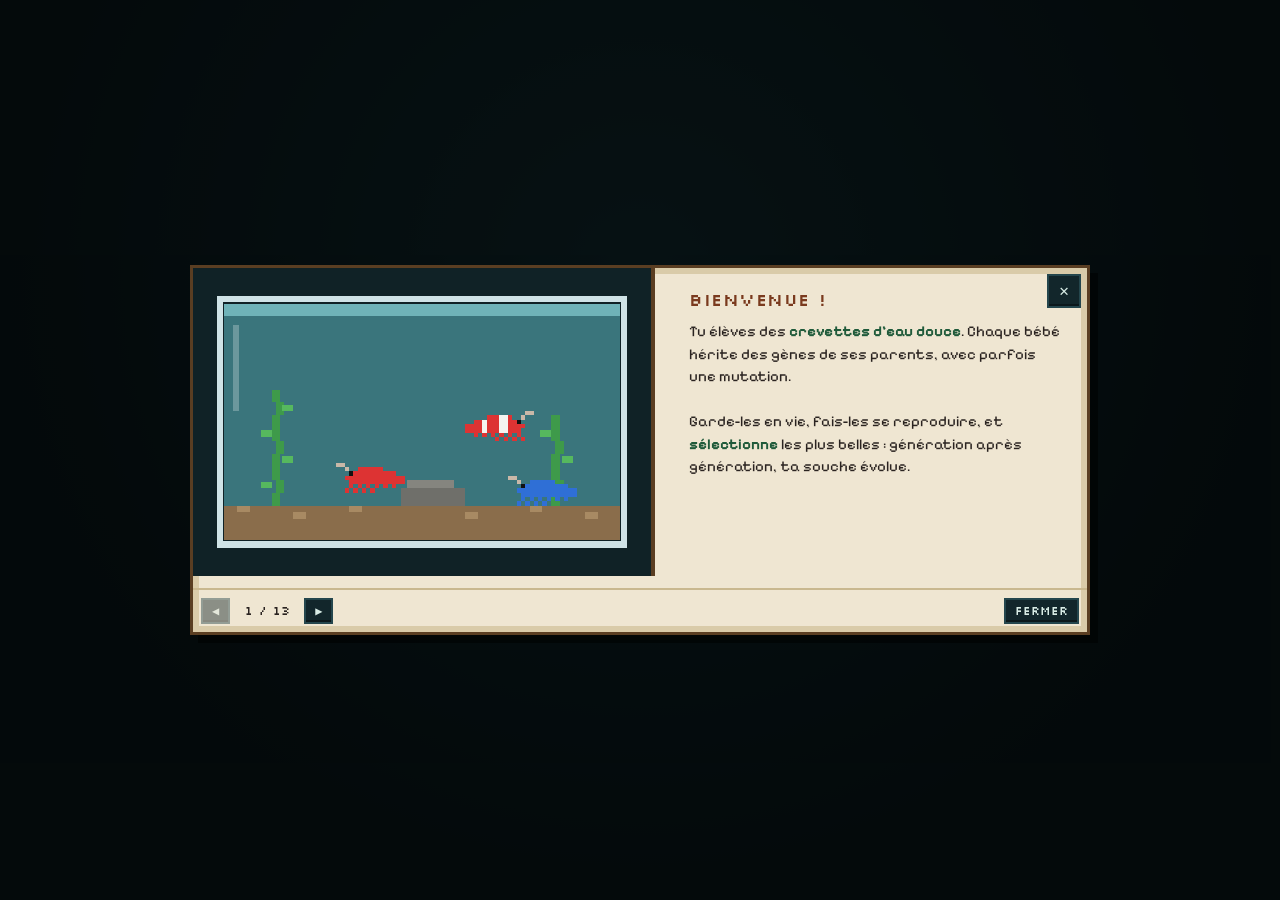
<file: index.html>
<!doctype html>
<html lang="fr">
<head>
<meta charset="utf-8">
<meta name="viewport" content="width=device-width, initial-scale=1, maximum-scale=1, viewport-fit=cover">
<meta name="theme-color" content="#0b1a1e">
<meta name="mobile-web-app-capable" content="yes">
<meta name="apple-mobile-web-app-capable" content="yes">
<link rel="manifest" href="manifest.webmanifest">
<link rel="apple-touch-icon" href="assets/icon-192.png">
<title>ShrimpEvo</title>
<link rel="icon" href="assets/shrimpcoin.jpg">
<link rel="preconnect" href="https://fonts.googleapis.com">
<link href="https://fonts.googleapis.com/css2?family=Pixelify+Sans:wght@400;600&family=Silkscreen&display=swap" rel="stylesheet">
<link rel="stylesheet" href="css/style.css">
</head>
<body>
<canvas id="view"></canvas>

<!-- HUD -->
<div id="hud" class="hidden">
  <header id="top">
    <div class="brand">ShrimpEvo <span id="modeBadge" class="badge"></span></div>
    <div id="clock"></div>
    <div id="speed"></div>
    <div id="money"></div>
    <div class="top-right">
      <button id="btnShop">🛒<span class="lbl"> Boutique</span></button>
      <button id="btnMarket">📈<span class="lbl"> Marché</span></button>
      <button id="btnOnline" title="Visiter, cadeaux, concours">🌐<span class="lbl"> En ligne</span></button>
      <button id="btnBook">📖<span class="lbl"> Bestiaire</span></button>
      <button id="btnBags">📦<span class="lbl"> Colis</span> <span id="bagCount"></span></button>
      <button id="btnView" title="Recentrer la caméra">🎥</button>
      <select id="pixSel" title="Pixelisation"><option value="2">Pixels ×2</option><option value="3" selected>Pixels ×3</option><option value="4">Pixels ×4</option><option value="5">Pixels ×5</option></select>
      <button id="btnSound" title="Son (coupé / actif)">🔊</button>
      <button id="btnMenu">Menu</button>
    </div>
  </header>
  <nav id="tankbar"></nav>
  <div id="noTank" class="hidden"><div><h2>Aucun bac</h2><p>Achète ton premier bac dans la <b>boutique</b> 🛒 pour commencer.</p><button id="noTankShop" class="big">Ouvrir la boutique</button></div></div>
  <aside id="left" class="panel">
    <h3>Eau</h3>
    <div id="alerts"></div>
    <div id="water"></div>
    <h3>Équipement</h3>
    <div id="equip"></div>
  </aside>
  <aside id="right" class="panel">
    <nav id="tabs">
      <button data-tab="pop" class="on">Colonie</button>
      <button data-tab="net">Sélection</button>
      <button data-tab="graph">Graphes</button>
      <button data-tab="sheet">Fiche</button>
      <button data-tab="log">Journal</button>
    </nav>
    <div id="tab-pop" class="tab"></div>
    <div id="tab-net" class="tab hidden"></div>
    <div id="tab-graph" class="tab hidden">
      <div class="row"><select id="graphSel"></select></div>
      <canvas id="graph" width="320" height="200"></canvas>
      <div id="graphLegend" class="legend"></div>
      <h4>Distribution actuelle</h4>
      <div class="row"><select id="histSel"></select></div>
      <canvas id="hist" width="320" height="130"></canvas>
      <div id="histInfo" class="legend"></div>
    </div>
    <div id="tab-sheet" class="tab hidden"></div>
    <div id="tab-log" class="tab hidden"><div id="log"></div></div>
  </aside>
  <footer id="actions"></footer>
  <div id="toasts"></div>
  <div id="decoPanel" class="hidden"></div>
  <div id="mnav"><button id="mLeft" title="Eau et équipement">💧</button><button id="mRight" title="Colonie, sélection, fiche">🦐</button></div>
</div>

<div id="visitBar" class="hidden"></div>

<!-- Écran titre -->
<div id="title" class="screen">
  <div class="title-box">
    <h1>ShrimpEvo</h1>
    <p class="sub">Élève des crevettes. Laisse la nature faire le tri.</p>
    <div id="titleSaves"></div>
    <div class="title-buttons">
      <button id="newCareer" class="big">Nouvelle carrière</button>
      <button id="newNormal" class="big">Bac à sable</button>
      <button id="newHard" class="big danger">Hardcore</button>
    </div>
    <div class="coin-hero"><img src="assets/shrimpcoin.jpg" alt="Shrimp Coin"><span>En carrière, on achète et on vend en <b>Shrimp Coin</b> (SC).</span></div>
    <p class="dimc" style="font-size:13px">Carrière : temps réel ×24 (1 h = 1 jour), argent, boutique, marché, bestiaire. Bac à sable : tout gratuit, vitesse libre. Hardcore : temps réel 1:1, une seule vie.</p>
    <div class="title-small">
      <a class="filebtn" href="#" id="openGuide">📘 Guide du débutant</a> ·
      <a class="filebtn" href="gallery.html">🦐 Galerie des stades</a> ·
      <label class="filebtn">Importer une sauvegarde<input type="file" id="importFile" accept=".json"></label>
    </div>
    <div id="graveyard"></div>
  </div>
</div>

<!-- Création du bac -->
<div id="setup" class="screen hidden">
  <div class="setup-box">
    <h2 id="setupTitle">Nouveau bac</h2>
    <div id="setupForm"></div>
    <div class="setup-foot">
      <button id="setupBack">Retour</button>
      <span id="setupHint"></span>
      <button id="setupGo" class="big">Mettre en eau</button>
    </div>
  </div>
</div>

<!-- Modale générique -->
<div id="modal" class="screen hidden"><div class="modal-box" id="modalBox"><button class="xclose" id="modalX" title="Fermer (Échap)">✕</button><div id="modalBody"></div><div class="modal-foot"><button id="modalClose">Fermer</button></div></div></div>

<!-- Rattrapage hardcore -->
<div id="catchup" class="screen hidden"><div class="modal-box"><h2>Le bac a vécu sans toi…</h2><p id="catchupText"></p><div class="bar"><div id="catchupBar"></div></div></div></div>

<script src="js/lib/three.min.js"></script>
<script src="js/data.js"></script>
<script src="js/genetics.js"></script>
<script src="js/sim.js"></script>
<script src="js/economy.js"></script>
<script src="js/voxel.js"></script>
<script src="js/life.js"></script>
<script src="js/render.js"></script>
<script src="js/save.js"></script>
<script src="js/achievements.js"></script>
<script src="js/notify.js"></script>
<script src="js/ui.js"></script>
<script src="js/audio.js"></script>
<script src="js/guide.js"></script>
<script src="js/config.js"></script>
<script src="js/online.js"></script>
<script src="js/social.js"></script>
<script src="js/main.js"></script>
</body>
</html>
</file>
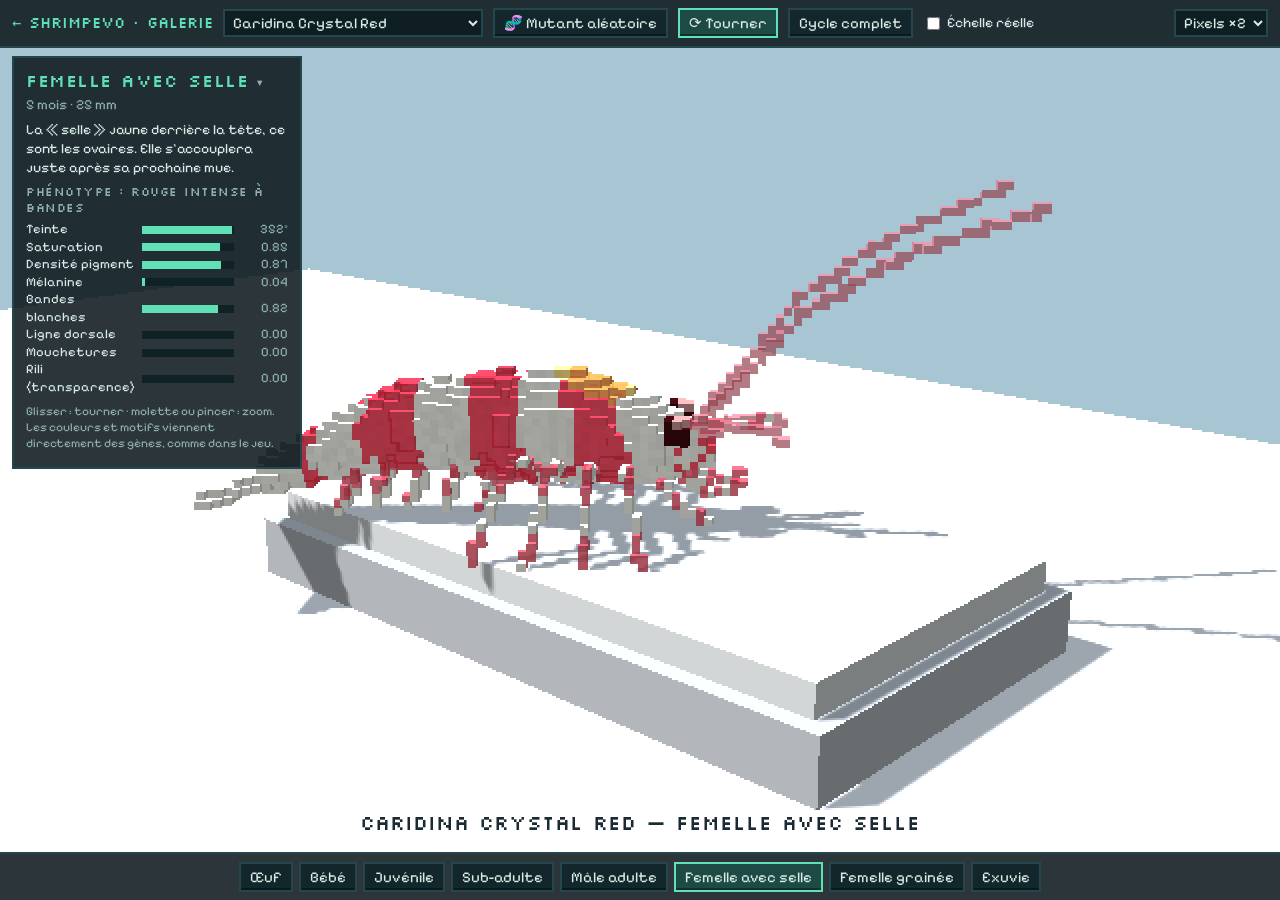
<file: gallery.html>
<!doctype html>
<html lang="fr">
<head>
<meta charset="utf-8">
<meta name="viewport" content="width=device-width, initial-scale=1">
<title>ShrimpEvo — Galerie</title>
<link href="https://fonts.googleapis.com/css2?family=Pixelify+Sans:wght@400;600&family=Silkscreen&display=swap" rel="stylesheet">
<link rel="stylesheet" href="css/style.css">
<style>
  body { background: #a8c5d4; }
  #g-top { position: fixed; top: 0; left: 0; right: 0; display: flex; gap: 10px; align-items: center; padding: 8px 12px; background: var(--panel); border-bottom: 2px solid var(--line); z-index: 5; flex-wrap: wrap; }
  #g-top .brand a { color: var(--acc); text-decoration: none; }
  #g-stages { position: fixed; bottom: 0; left: 0; right: 0; display: flex; gap: 6px; justify-content: center; padding: 8px; background: var(--panel); border-top: 2px solid var(--line); z-index: 5; flex-wrap: wrap; }
  #g-info { position: fixed; left: 12px; top: 64px; width: 290px; background: var(--panel); border: 2px solid var(--line); padding: 10px 12px; z-index: 5; font-size: 14px; }
  #g-info h2 { color: var(--acc); font-size: 18px; margin: 0 0 4px; }
  #g-info .meta { color: var(--dim); margin-bottom: 6px; }
  #g-info p { margin: 6px 0; }
  #g-info h2 { cursor: pointer; }
  #g-info h2::after { content: ' ▾'; color: var(--dim); font-size: 14px; }
  #g-info.min h2::after { content: ' ▸'; }
  #g-info.min > :not(h2):not(.meta) { display: none; }
  @media (max-width: 820px) {
    #g-info { left: 8px; right: 8px; width: auto; max-height: 50vh; overflow-y: auto; font-size: 13px; }
    #g-info .gene { font-size: 12px; }
    .caption { display: none; }
    #view { touch-action: none; }
  }
  #labels { position: fixed; inset: 0; pointer-events: none; z-index: 4; }
  #labels div { position: absolute; transform: translate(-50%, 0); background: var(--panel); border: 2px solid var(--line); padding: 1px 6px; font-size: 12px; white-space: nowrap; }
  .caption { position: fixed; bottom: 64px; left: 50%; transform: translateX(-50%); font-family: var(--title); color: #1b2b33; font-size: 20px; z-index: 4; text-shadow: 0 1px 0 #ffffff88; }
</style>
</head>
<body>
<canvas id="view"></canvas>
<div id="labels"></div>
<header id="g-top">
  <div class="brand"><a href="index.html">← ShrimpEvo</a> · Galerie</div>
  <select id="variety"></select>
  <button id="mutant">🧬 Mutant aléatoire</button>
  <button id="spin" class="on">⟳ Tourner</button>
  <button id="overview">Cycle complet</button>
  <label class="chk" id="realWrap"><input type="checkbox" id="real"> Échelle réelle</label>
  <select id="pix" style="margin-left:auto"><option value="1">Net</option><option value="2" selected>Pixels ×2</option><option value="3">Pixels ×3</option><option value="4">Pixels ×4</option></select>
</header>
<aside id="g-info"></aside>
<div class="caption" id="caption"></div>
<nav id="g-stages"></nav>

<script src="js/lib/three.min.js"></script>
<script src="js/data.js"></script>
<script src="js/genetics.js"></script>
<script src="js/voxel.js"></script>
<script>
'use strict';
// Galerie : une même crevette à chaque stade de sa vie, en voxels.

const STAGES = [
  { key: 'egg', name: 'Œuf', age: '0 à 30 jours', size: '~1 mm', real: 1.2, egg: true,
    desc: "Porté sous l'abdomen de la mère et ventilé en permanence. Vers la fin, on voit les yeux de l'embryon à travers la coque." },
  { key: 'baby', name: 'Bébé', age: '1 jour', size: '2 mm', real: 2, express: .3, sex: 'F', antenna: .5, res: 28, eyeScale: 1.35,
    desc: "Pas de stade larvaire chez Caridina cantonensis : c'est une crevette miniature. Presque transparente, elle reste cachée dans la mousse." },
  { key: 'juv', name: 'Juvénile', age: '3 semaines', size: '7 mm', real: 7, express: .65, sex: 'F', antenna: .75, res: 38, eyeScale: 1.15,
    desc: "Les couleurs apparaissent mue après mue. C'est l'âge où les prédateurs repèrent les plus visibles." },
  { key: 'sub', name: 'Sub-adulte', age: '2 mois', size: '15 mm', real: 15, express: .9, sex: 'F', antenna: .9, res: 48,
    desc: "Presque la couleur définitive. Le sexe commence à se voir : l'abdomen des femelles s'élargit." },
  { key: 'male', name: 'Mâle adulte', age: '5 mois', size: '21 mm', real: 21, express: 1, sex: 'M', antenna: 1.15, res: 56,
    desc: "Plus fin, abdomen étroit, antennes plus longues. Il nage beaucoup après la mue d'une femelle pour la trouver." },
  { key: 'female', name: 'Femelle avec selle', age: '5 mois', size: '25 mm', real: 25, express: 1, sex: 'F', antenna: 1, res: 56, saddle: true,
    desc: "La « selle » jaune derrière la tête, ce sont les ovaires. Elle s'accouplera juste après sa prochaine mue." },
  { key: 'berried', name: 'Femelle grainée', age: '6 mois', size: '25 mm', real: 25, express: 1, sex: 'F', antenna: 1, res: 56, eggs: true,
    desc: "20 à 30 œufs collés aux pléopodes, ventilés pendant ~30 jours. Trop de stress et elle les lâche." },
  { key: 'molt', name: 'Exuvie', age: 'toutes les 2 à 4 semaines', size: '—', real: 22, ghost: true, sex: 'F', antenna: 1, res: 56,
    desc: "La vieille carapace laissée après la mue. Un GH trop bas ou trop haut et la mue échoue : c'est la première cause de mort chez les Caridina." },
];

const EXTRA = { car_green: { genus: 'car', name: 'Green Bee (ton image)', loci: { G: 'gg', N: 'NN' }, poly: { dens: .88, dark: .45, bandW: .45 }, price: 0 } };
Object.assign(VARIETIES, EXTRA);
const $ = id => document.getElementById(id);
let variety = 'car_crs', genome = null, seed = 7, stage = 'female', overview = false, spin = true, pixel = 2;

// ---------- Scène ----------
const canvas = $('view');
const renderer = new THREE.WebGLRenderer({ canvas, antialias: false });
renderer.setPixelRatio(1);
renderer.shadowMap.enabled = true;
renderer.shadowMap.type = THREE.PCFSoftShadowMap;
const scene = new THREE.Scene();
scene.background = new THREE.Color(0xa8c5d4);
const camera = new THREE.PerspectiveCamera(35, 1, .05, 200);
scene.add(new THREE.HemisphereLight(0xe8f2ff, 0x9a9488, .75));
const sun = new THREE.DirectionalLight(0xffffff, .85);
sun.position.set(-2.5, 5, 3);
sun.castShadow = true;
sun.shadow.mapSize.set(2048, 2048);
Object.assign(sun.shadow.camera, { left: -6, right: 6, top: 4, bottom: -4, near: .5, far: 20 });
sun.shadow.bias = -.0005;
scene.add(sun);
const floor = new THREE.Mesh(new THREE.PlaneGeometry(14, 7), new THREE.MeshLambertMaterial({ color: 0xe6e8e9 }));
floor.rotation.x = -Math.PI / 2; floor.receiveShadow = true;
scene.add(floor);
const pedMat = new THREE.MeshLambertMaterial({ color: 0xb9bcbf }), topMat = new THREE.MeshLambertMaterial({ color: 0xd9dbdc });
const pedestal = new THREE.Group();
scene.add(pedestal);
const shrimpGroup = new THREE.Group();
scene.add(shrimpGroup);
const TOP = .3;
function buildPedestal(w, d) {
  pedestal.clear();
  const b = new THREE.Mesh(new THREE.BoxGeometry(w, .2, d), pedMat); b.position.y = .1;
  const t = new THREE.Mesh(new THREE.BoxGeometry(w - .12, .1, d - .12), topMat); t.position.y = .25;
  b.castShadow = b.receiveShadow = t.receiveShadow = t.castShadow = true;
  pedestal.add(b, t);
}

const cam = { yaw: .75, pitch: .28, dist: 4.6, target: new THREE.Vector3(0, .55, 0) };
function updateCam() {
  camera.position.set(cam.target.x + Math.sin(cam.yaw) * Math.cos(cam.pitch) * cam.dist, cam.target.y + Math.sin(cam.pitch) * cam.dist, cam.target.z + Math.cos(cam.yaw) * Math.cos(cam.pitch) * cam.dist);
  camera.lookAt(cam.target);
}
function resize() {
  const w = innerWidth, h = innerHeight;
  // le panneau d'infos se place sous la barre du haut, quelle que soit sa hauteur (elle passe sur plusieurs lignes sur mobile)
  $('g-info').style.top = ($('g-top').offsetHeight + 8) + 'px';
  if (w <= 820) $('g-info').style.maxHeight = (h - $('g-top').offsetHeight - $('g-stages').offsetHeight - 24) + 'px';
  renderer.setSize(Math.ceil(w / pixel), Math.ceil(h / pixel), false);
  camera.aspect = w / h; camera.fov = w < h ? 58 : 35; camera.updateProjectionMatrix();
}
addEventListener('resize', resize);

// ---------- Construction ----------
const cache = new Map();
function specimen(st, scale) {
  const id = [variety, seed, st.key].join('|');
  let geos = cache.get(id);
  if (!geos) {
    geos = st.egg ? Voxel.egg({ g: genome }) : [Voxel.build(Object.assign({ g: genome, seed }, st))];
    cache.set(id, geos);
  }
  const grp = new THREE.Group();
  geos.forEach((g, i) => {
    const transparent = st.egg ? i === 0 : true;
    const m = new THREE.Mesh(g, new THREE.MeshLambertMaterial({ vertexColors: true, transparent, depthWrite: !st.egg || i > 0 }));
    m.castShadow = true;
    if (st.egg && i === 0) m.renderOrder = 2;
    grp.add(m);
  });
  const minY = Math.min(...geos.map(g => g.boundingBox.min.y));
  grp.scale.setScalar(scale);
  grp.position.y = TOP - minY * scale + (st.egg ? .02 : 0);
  // recentre sur le corps (les antennes déportent la boîte englobante)
  if (!st.egg) grp.children.forEach(m => m.position.x = -.35);
  return grp;
}
const labels = [];
function rebuild() {
  shrimpGroup.clear();
  labels.length = 0;
  $('labels').innerHTML = '';
  if (!overview) {
    buildPedestal(2.4, 1.3);
    const st = STAGES.find(s => s.key === stage);
    const sp = specimen(st, st.egg ? 1.1 : 1.45);
    shrimpGroup.add(sp);
    $('caption').textContent = `${GENERA.car.short} ${nameOf()} — ${st.name}`;
    cam.target.set(0, .55, 0);
  } else {
    const W = STAGES.length * 1.15 + .4;
    buildPedestal(W, 1.2);
    const real = $('real').checked;
    STAGES.forEach((st, i) => {
      const sc = real ? .9 * st.real / 25 : (st.egg ? .5 : .75);
      const sp = specimen(st, Math.max(sc, .015));
      sp.position.x = -W / 2 + .75 + i * 1.15;
      sp.userData.stage = st;
      shrimpGroup.add(sp);
      const d = document.createElement('div');
      d.textContent = `${st.name} · ${st.size}`;
      $('labels').appendChild(d);
      labels.push([sp, d]);
    });
    $('caption').textContent = `${GENERA.car.short} ${nameOf()} — cycle de vie${real ? ' (échelle réelle)' : ''}`;
    cam.target.set(0, .45, 0);
  }
  renderInfo();
  document.querySelectorAll('#g-stages button').forEach(b => b.classList.toggle('on', !overview && b.dataset.k === stage));
  $('overview').classList.toggle('on', overview);
}
function nameOf() { return variety === 'mutant' ? 'mutante' : (VARIETIES[variety] || EXTRA[variety]).name; }
function renderInfo() {
  const g = genome, st = STAGES.find(s => s.key === stage);
  const bar = (k) => { const d = GENES[k]; const p = (g[k] - d.min) / (d.max - d.min); return `<div class="gene"><span>${d.label}</span><div class="track"><div style="left:0;width:${p * 100}%"></div></div><span class="num">${d.circ ? Math.round(g[k]) + '°' : g[k].toFixed(2)}</span></div>`; };
  $('g-info').innerHTML = (overview
    ? `<h2>Cycle de vie</h2><div class="meta">De l'œuf à la mue, la même crevette.</div><p>Œuf ~30 j → bébé de 2 mm → adulte vers 4–5 mois. Une génération prend environ 3 mois en jeu.</p>`
    : `<h2>${st.name}</h2><div class="meta">${st.age} · ${st.size}</div><p>${st.desc}</p>`) +
    `<h4>Phénotype : ${Gen.phenotype(g)}</h4>` + ['hue', 'sat', 'dens', 'dark', 'bands', 'stripe', 'spots', 'rili'].map(bar).join('') +
    `<p class="dimc" style="font-size:12px">Glisser : tourner · molette ou pincer : zoom. Les couleurs et motifs viennent directement des gènes, comme dans le jeu.</p>`;
}
function setVariety(v) {
  variety = v;
  if (v !== 'mutant') {
    genome = Gen.express(Gen.strainDNA(v, 0), VARIETIES[v].genus);
  }
  rebuild();
}
function mutant() {
  const r = Math.random;
  genome = Object.assign({}, GENERA.car.base, {
    hue: r() * 360, sat: .35 + r() * .65, dens: .45 + r() * .55, dark: r() * .7,
    stripe: r() < .35 ? .4 + r() * .6 : r() * .2, bands: r() < .6 ? .35 + r() * .6 : r() * .2,
    spots: r() < .35 ? .3 + r() * .6 : r() * .15, rili: r() < .25 ? .4 + r() * .5 : 0,
  });
  seed = 1 + (r() * 1000 | 0);
  variety = 'mutant';
  $('variety').value = 'mutant';
  rebuild();
}

// ---------- UI ----------
$('variety').innerHTML = Object.entries(VARIETIES).map(([k, v]) => `<option value="${k}">${GENERA[v.genus].short} ${v.name}</option>`).join('') + '<option value="mutant">Mutante</option>';
$('variety').value = variety;
$('variety').onchange = e => e.target.value === 'mutant' ? mutant() : setVariety(e.target.value);
$('mutant').onclick = mutant;
$('spin').onclick = () => { spin = !spin; $('spin').classList.toggle('on', spin); };
$('overview').onclick = () => {
  overview = !overview;
  Object.assign(cam, overview ? { dist: 11, yaw: .15, pitch: .32 } : { dist: 4.6, yaw: .75, pitch: .28 });
  rebuild();
};
$('real').onchange = () => overview && rebuild();
// toucher le titre (ou le panneau replié) ouvre/replie les infos ; replié par défaut sur petit écran
if (innerWidth <= 820) $('g-info').classList.add('min');
$('g-info').onclick = () => $('g-info').classList.toggle('min');
$('pix').onchange = e => { pixel = +e.target.value; resize(); };
$('g-stages').innerHTML = STAGES.map(s => `<button data-k="${s.key}">${s.name}</button>`).join('');
document.querySelectorAll('#g-stages button').forEach(b => b.onclick = () => { stage = b.dataset.k; overview = false; rebuild(); });
addEventListener('keydown', e => {
  const i = STAGES.findIndex(s => s.key === stage);
  if (e.key === 'ArrowRight') { stage = STAGES[(i + 1) % STAGES.length].key; overview = false; rebuild(); }
  if (e.key === 'ArrowLeft') { stage = STAGES[(i + STAGES.length - 1) % STAGES.length].key; overview = false; rebuild(); }
});
let drag = null, pinch = 0;
const touches = new Map();
const spread = () => { const [a, b] = [...touches.values()]; return Math.hypot(a[0] - b[0], a[1] - b[1]); };
canvas.addEventListener('pointerdown', e => {
  touches.set(e.pointerId, [e.clientX, e.clientY]);
  drag = [e.clientX, e.clientY]; canvas.setPointerCapture(e.pointerId);
  if (touches.size === 2) pinch = spread();
});
canvas.addEventListener('pointercancel', e => { touches.delete(e.pointerId); drag = null; });
canvas.addEventListener('pointermove', e => {
  if (touches.has(e.pointerId)) touches.set(e.pointerId, [e.clientX, e.clientY]);
  // deux doigts : zoom
  if (touches.size === 2) { const d = spread(); if (pinch) cam.dist = Math.max(.6, Math.min(14, cam.dist * pinch / d)); pinch = d; return; }
  if (!drag) return;
  cam.yaw -= (e.clientX - drag[0]) * .006; cam.pitch = Math.max(.02, Math.min(1.3, cam.pitch + (e.clientY - drag[1]) * .005));
  drag = [e.clientX, e.clientY];
});
canvas.addEventListener('pointerup', e => { touches.delete(e.pointerId); drag = null; pinch = 0; });
canvas.addEventListener('wheel', e => { e.preventDefault(); cam.dist = Math.max(.6, Math.min(14, cam.dist * (1 + Math.sign(e.deltaY) * .1))); }, { passive: false });

// ---------- Boucle ----------
let last = performance.now();
const v3 = new THREE.Vector3();
function loop(now) {
  requestAnimationFrame(loop);
  const dt = Math.min(.1, (now - last) / 1000); last = now;
  if (spin && !drag) {
    if (overview) shrimpGroup.children.forEach(c => c.rotation.y += dt * .4);
    else shrimpGroup.rotation.y += dt * .35;
  }
  // légère respiration
  shrimpGroup.children.forEach((c, i) => c.children.forEach(m => m.position.y = Math.sin(now / 600 + i) * .004 / c.scale.y));
  updateCam();
  renderer.render(scene, camera);
  for (const [sp, d] of labels) {
    v3.set(sp.position.x, .02, .62).project(camera);
    d.style.left = ((v3.x + 1) / 2 * innerWidth) + 'px';
    d.style.top = ((1 - v3.y) / 2 * innerHeight) + 'px';
  }
}
if (overview) cam.dist = 7;
resize();
setVariety('car_crs');
requestAnimationFrame(loop);
</script>
</body>
</html>
</file>
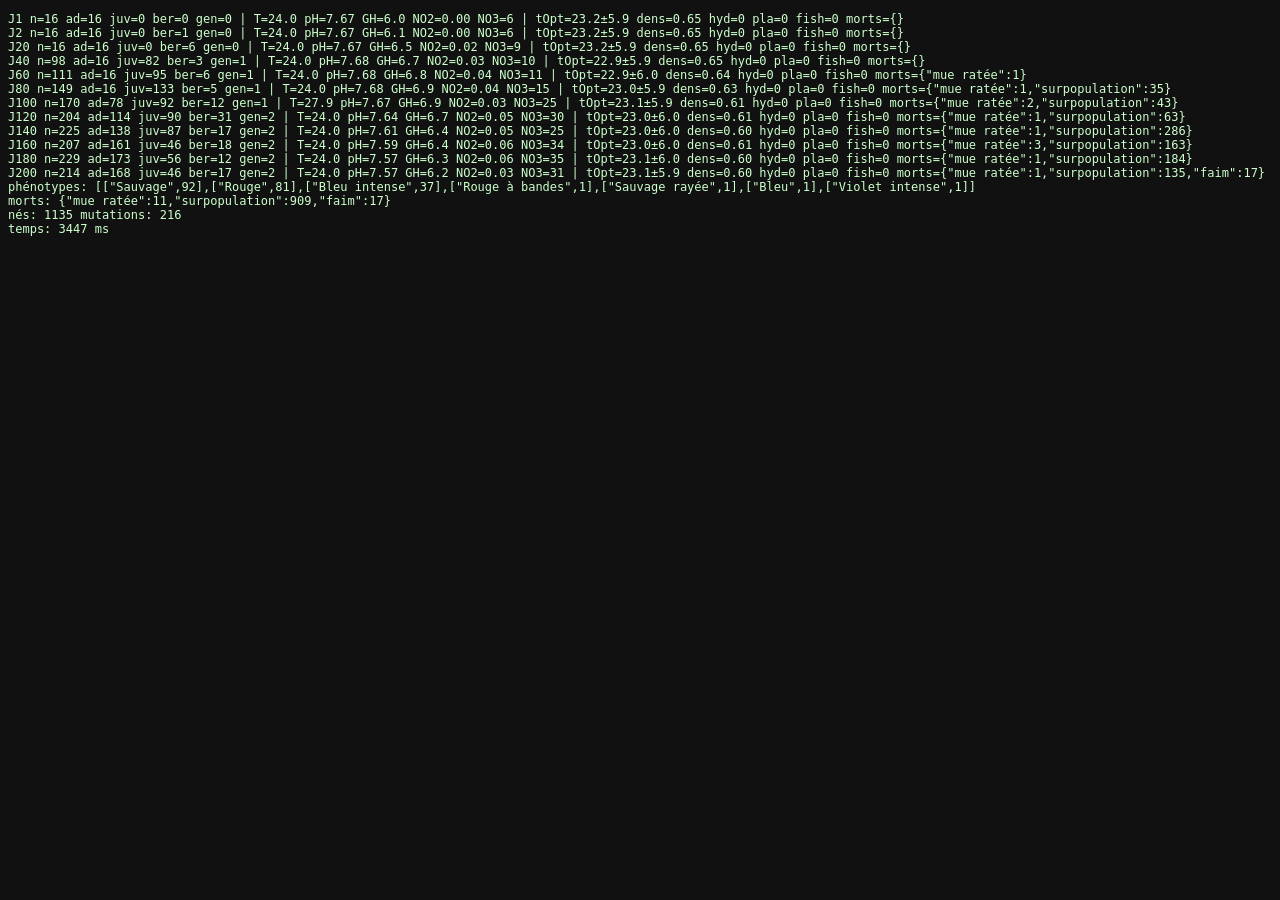
<file: tools/headless.html>
<!doctype html><meta charset="utf-8"><title>Headless</title>
<body style="background:#111;color:#cfc;font:12px monospace"><pre id="o"></pre>
<script>
// Test de la simulation sans rendu : headless.html?sc=aqua|fish|pond|newtank|cross&days=300 (scripts rechargés sans cache)
(async () => {
for (const f of ['data', 'genetics', 'sim']) {
  const code = await (await fetch(`../js/${f}.js`, { cache: 'no-store' })).text();
  const el = document.createElement('script'); el.textContent = code; document.head.appendChild(el);
}
const q = new URLSearchParams(location.search);
const days = +q.get('days') || 200, sc = q.get('sc') || 'aqua';
const tanks = {
  aqua: { env: 'aquarium', volume: 30, substrate: 'sand', water: 'tap_soft', plants: ['moss', 'hygro'], mature: true,
          eq: { filter: 'sponge', heater: true, target: 24, light: 8 }, shrimp: { neo_cherry: 10, neo_blue: 6 } },
  fish: { env: 'aquarium', volume: 60, substrate: 'black', water: 'tap_soft', plants: ['moss'], mature: true,
          eq: { filter: 'sponge', heater: true, target: 24, light: 8 }, shrimp: { neo_wild: 10, neo_cherry: 10, neo_yellow: 10 }, fish: 6 },
  pond: { env: 'pond', volume: 500, substrate: 'earth', water: 'tap_soft', plants: ['egeria', 'lemna'], mature: true,
          eq: {}, shrimp: { neo_wild: 20, neo_cherry: 10 } },
  newtank: { env: 'aquarium', volume: 30, substrate: 'soil', water: 'ro_gh', plants: ['moss'], mature: false,
          eq: { filter: 'sponge', heater: true, target: 22, light: 8 }, shrimp: { car_crs: 10 } },
  cross: { env: 'aquarium', volume: 60, substrate: 'sand', water: 'tap_soft', plants: ['moss', 'hygro'], mature: true,
          eq: { filter: 'sponge', heater: true, target: 24, light: 8 }, shrimp: { neo_cherry: 6, neo_blue: 6 } },
};
const out = [];
const t0 = performance.now();
const W = Sim.newWorld({ mode: 'sandbox', events: sc !== 'cross', mutRate: 1, season: 'spring', tank: tanks[sc] });
const T = W.tanks[0];
for (let d = 1; d <= days; d++) {
  // joueur attentif
  if (T.heaterStuck) Sim.A.fixHeater(W, T);
  if (T.w.level < .85) Sim.A.topOff(W, T, 'tap_soft');
  if ((T.pred.hydra > 20 || T.pred.plan > 20) && T.treat.fenben < W.t) Sim.A.treat(W, T, 'fenben');
  if (T.w.no2 > .3 || T.w.no3 > 35) Sim.A.waterChange(W, T, 30, T.cfg.water);
  if (sc !== 'pond') { Sim.A.feed(W, T, 'granules'); if (d % 7 === 0) Sim.A.waterChange(W, T, 20, T.cfg.water); }
  Sim.advance(W, 24);
  if (d % 20 === 0 || d <= 2) {
    const st = Sim.popStats(T), w = T.w, m = st.mean;
    const dd = {}; for (const k in W.stats.dead) { const x = W.stats.dead[k] - ((window._pd || {})[k] || 0); if (x) dd[k] = x; }
    window._pd = Object.assign({}, W.stats.dead);
    out.push(`J${d} n=${st.n} ad=${st.adults} juv=${st.juv} ber=${st.berried} gen=${W.stats.maxGen} | T=${w.temp.toFixed(1)} pH=${w.ph.toFixed(2)} GH=${w.gh.toFixed(1)} NO2=${w.no2.toFixed(2)} NO3=${w.no3.toFixed(0)} | tOpt=${(m.tOpt||0).toFixed(1)}±${(m.tTol||0).toFixed(1)} dens=${(m.dens||0).toFixed(2)} hyd=${T.pred.hydra.toFixed(0)} pla=${T.pred.plan.toFixed(0)} fish=${T.pred.fish} morts=${JSON.stringify(dd)}`);
    if (sc === 'cross') {
      const byGen = {};
      for (const sh of T.shrimp) { const g = byGen[sh.gen] || (byGen[sh.gen] = {}); const k = Gen.colorClass(sh.g); g[k] = (g[k] || 0) + 1; }
      for (const [g, m] of Object.entries(byGen)) out.push(`   G${g}: ` + Object.entries(m).sort((a, b) => b[1] - a[1]).map(([k, n]) => `${k}:${n}`).join('  '));
    }
  }
}
const mo = {}; for (const sh of T.shrimp) { const k = Gen.phenotype(sh.g); mo[k] = (mo[k] || 0) + 1; }
out.push('phénotypes: ' + JSON.stringify(Object.entries(mo).sort((a, b) => b[1] - a[1]).slice(0, 10)));
out.push('morts: ' + JSON.stringify(W.stats.dead), 'nés: ' + W.stats.born + ' mutations: ' + W.stats.mutations, 'temps: ' + Math.round(performance.now() - t0) + ' ms');
document.getElementById('o').textContent = out.join('\n');
})();
</script>
</file>
<file: css/style.css>
:root {
  --bg: #0b1114;
  --panel: rgba(10, 22, 26, .86);
  --panel2: #12262b;
  --line: #24464d;
  --txt: #d8ece6;
  --dim: #8fb0aa;
  --acc: #5fe0b5;
  --warn: #f2c14e;
  --bad: #ff6b5e;
  --mut: #c49bff;
  --font: 'Pixelify Sans', ui-monospace, monospace;
  --title: 'Silkscreen', 'Pixelify Sans', monospace;
}
* { box-sizing: border-box; }
html, body { margin: 0; height: 100%; overflow: hidden; background: var(--bg); color: var(--txt); font: 15px/1.35 var(--font); }
button, select, input { font: inherit; color: var(--txt); }
button {
  background: var(--panel2); border: 2px solid var(--line); padding: 3px 9px; cursor: pointer;
  box-shadow: inset 0 -2px 0 rgba(0,0,0,.35);
}
button:hover { border-color: var(--acc); }
button.on { background: #1d4a44; border-color: var(--acc); }
button.big { padding: 8px 18px; font-size: 17px; }
button.danger { border-color: #7a3a33; }
button.danger:hover { border-color: var(--bad); }
button:disabled { opacity: .45; cursor: default; }
select, input[type=number] { background: #0f1e22; border: 2px solid var(--line); padding: 2px 4px; }
input[type=range] { accent-color: var(--acc); width: 100%; }
input[type=checkbox] { accent-color: var(--acc); }
.hidden { display: none !important; }
h1, h2, h3, h4 { font-family: var(--title); font-weight: normal; margin: .4em 0; letter-spacing: .5px; }
h3 { font-size: 13px; color: var(--acc); border-bottom: 2px solid var(--line); padding-bottom: 2px; }
h4 { font-size: 12px; color: var(--dim); }

#view { position: fixed; inset: 0; width: 100vw; height: 100vh; image-rendering: pixelated; image-rendering: crisp-edges; display: block; }

/* HUD */
#top {
  position: fixed; top: 0; left: 0; right: 0; height: 40px; display: flex; align-items: center; gap: 16px; padding: 0 10px;
  background: var(--panel); border-bottom: 2px solid var(--line); z-index: 5;
}
.brand { font-family: var(--title); color: var(--acc); font-size: 15px; white-space: nowrap; }
.badge { font-size: 10px; padding: 1px 6px; margin-left: 6px; border: 2px solid var(--line); color: var(--txt); }
.badge.hc { border-color: var(--bad); color: var(--bad); }
#clock { white-space: nowrap; color: var(--txt); }
#speed { display: flex; gap: 4px; align-items: center; }
#speed .rt { color: var(--bad); font-family: var(--title); font-size: 11px; }
#speed .eff { color: var(--dim); font-size: 12px; margin-left: 6px; }
.top-right { margin-left: auto; display: flex; gap: 6px; }

.panel {
  position: fixed; top: 48px; bottom: 74px; width: 270px; overflow-y: auto; padding: 6px 10px 10px;
  background: var(--panel); border: 2px solid var(--line); z-index: 4;
}
#left { left: 8px; }
#right { right: 8px; width: 340px; }
.panel::-webkit-scrollbar { width: 8px; } .panel::-webkit-scrollbar-thumb { background: var(--line); }

.param { display: grid; grid-template-columns: 1fr auto; gap: 4px; padding: 1px 0; border-bottom: 1px dashed rgba(36,70,77,.6); }
.param .v { text-align: right; font-variant-numeric: tabular-nums; }
.param .sub { grid-column: 1 / -1; font-size: 12px; color: var(--dim); margin-top: -2px; }
.ok { color: var(--acc); } .warn { color: var(--warn); } .bad { color: var(--bad); } .dimc { color: var(--dim); }
.alert { padding: 4px 6px; margin: 4px 0; border: 2px solid var(--bad); color: var(--bad); font-size: 13px; }
.alert.w { border-color: var(--warn); color: var(--warn); }
.alert button { margin-left: 6px; font-size: 12px; padding: 0 6px; }
.eqrow { display: grid; grid-template-columns: 1fr auto; align-items: center; gap: 6px; margin: 4px 0; font-size: 14px; }
.eqrow.full { grid-template-columns: 1fr; }
.eqrow small { color: var(--dim); }

#tabs { display: flex; gap: 3px; margin-bottom: 6px; }
#tabs button { flex: 1; font-size: 13px; padding: 3px 2px; }
.row { display: flex; gap: 6px; align-items: center; margin: 4px 0; flex-wrap: wrap; }
.legend { font-size: 12px; color: var(--dim); display: flex; gap: 10px; flex-wrap: wrap; }
.legend i { display: inline-block; width: 10px; height: 10px; margin-right: 3px; vertical-align: -1px; }
canvas#graph, canvas#hist { width: 100%; background: #08141a; border: 2px solid var(--line); image-rendering: pixelated; }

.stat-grid { display: grid; grid-template-columns: 1fr 1fr; gap: 3px 10px; font-size: 14px; }
.stat-grid b { font-weight: 600; color: var(--acc); }
.pheno { display: flex; align-items: center; gap: 6px; font-size: 13px; padding: 1px 0; cursor: pointer; }
.pheno:hover { color: var(--acc); }
.sw { width: 14px; height: 14px; border: 2px solid #000; flex: none; }
.bar-mini { flex: 1; height: 6px; background: #0f2226; }
.bar-mini > div { height: 100%; background: var(--acc); }

/* Fiche */
.sheet-head { display: flex; gap: 10px; align-items: center; }
.portrait { width: 200px; height: 100px; image-rendering: pixelated; background: #0a1a1e; border: 2px solid var(--line); }
.gene { display: grid; grid-template-columns: 110px 1fr 48px; gap: 6px; align-items: center; font-size: 13px; }
.gene .track { height: 8px; background: #0f2226; position: relative; }
.gene .track > div { position: absolute; top: 0; bottom: 0; background: var(--acc); }
.gene .track > span { position: absolute; top: -3px; width: 2px; height: 14px; background: var(--warn); }
.gene .num { text-align: right; color: var(--dim); font-variant-numeric: tabular-nums; }
.link { color: var(--acc); cursor: pointer; text-decoration: underline; }

#log { font-size: 13px; }
#log div { padding: 2px 0; border-bottom: 1px dashed rgba(36,70,77,.5); }
#log .t { color: var(--dim); margin-right: 4px; }
#log .warn { color: var(--warn); } #log .bad, #log .dead { color: var(--bad); } #log .mut { color: var(--mut); } #log .birth { color: #9fe6ff; }

#actions {
  position: fixed; left: 0; right: 0; bottom: 0; min-height: 66px; padding: 6px 10px; display: flex; gap: 14px; align-items: center; flex-wrap: wrap;
  background: var(--panel); border-top: 2px solid var(--line); z-index: 5;
}
.agroup { display: flex; gap: 4px; align-items: center; }
.agroup > span { font-family: var(--title); font-size: 10px; color: var(--dim); margin-right: 3px; writing-mode: horizontal-tb; }
.agroup button { font-size: 13px; padding: 3px 7px; }

#toasts { position: fixed; top: 50px; left: 50%; transform: translateX(-50%); z-index: 20; display: flex; flex-direction: column; gap: 6px; align-items: center; pointer-events: none; }
.toast { background: var(--panel); border: 2px solid var(--acc); padding: 6px 12px; max-width: 520px; animation: tin .25s; }
.toast.warn { border-color: var(--warn); } .toast.bad { border-color: var(--bad); } .toast.mut { border-color: var(--mut); }
@keyframes tin { from { transform: translateY(-8px); opacity: 0; } }

/* Écrans */
.screen { position: fixed; inset: 0; z-index: 30; display: flex; align-items: center; justify-content: center; background: rgba(4, 10, 12, .82); }
#title { background: radial-gradient(ellipse at 50% 30%, #12343a, #05090b 70%); }
.title-box { text-align: center; max-width: 640px; padding: 20px; }
.title-box h1 { font-size: 54px; color: var(--acc); text-shadow: 4px 4px 0 #0b3a32; margin: 0; }
.sub { color: var(--dim); margin-top: 4px; }
.title-buttons { display: flex; gap: 12px; justify-content: center; margin: 18px 0; flex-wrap: wrap; }
.save-card { background: var(--panel2); border: 2px solid var(--line); padding: 10px 14px; margin: 8px 0; display: flex; justify-content: space-between; align-items: center; gap: 12px; text-align: left; }
.save-card.hc { border-color: #7a3a33; }
.save-card small { color: var(--dim); display: block; }
.title-small { margin-top: 6px; font-size: 13px; }
.filebtn { cursor: pointer; color: var(--dim); text-decoration: underline; }
.filebtn input { display: none; }
#graveyard { margin-top: 16px; font-size: 13px; color: var(--dim); }

.setup-box, .modal-box { background: var(--panel); border: 2px solid var(--line); width: min(980px, 96vw); max-height: 92vh; overflow-y: auto; padding: 14px 18px; }
.modal-box { width: min(560px, 94vw); }
#setupForm { display: grid; grid-template-columns: 1fr 1fr; gap: 6px 22px; }
.fs { border: 2px solid var(--line); padding: 6px 10px 8px; margin: 0; }
.fs legend { font-family: var(--title); font-size: 11px; color: var(--acc); padding: 0 4px; }
.fs.wide { grid-column: 1 / -1; }
.opt-cards { display: flex; gap: 8px; flex-wrap: wrap; }
.opt-cards label { flex: 1; min-width: 120px; border: 2px solid var(--line); padding: 6px; cursor: pointer; font-size: 13px; }
.opt-cards input { display: none; }
.opt-cards label:has(input:checked) { border-color: var(--acc); background: #163a36; }
.opt-cards b { display: block; font-size: 14px; }
.chk { display: inline-flex; align-items: center; gap: 4px; margin: 2px 10px 2px 0; font-size: 14px; }
.var-grid { display: grid; grid-template-columns: repeat(auto-fill, minmax(200px, 1fr)); gap: 4px 12px; }
.var { display: flex; align-items: center; gap: 6px; font-size: 13px; }
.var input { width: 52px; }
.var .name { flex: 1; }
.setup-foot { display: flex; justify-content: space-between; align-items: center; margin-top: 12px; gap: 10px; }
#setupHint { color: var(--warn); font-size: 13px; flex: 1; text-align: center; }
.modal-foot { text-align: right; margin-top: 10px; }
.bar { height: 14px; border: 2px solid var(--line); background: #0a1a1e; }
.bar > div { height: 100%; background: var(--acc); width: 0; }
.mlist { display: grid; grid-template-columns: 1fr 1fr; gap: 6px; }
.mlist button { text-align: left; }

/* Carrière : barre des bacs, argent, boutique, marché, bestiaire */
#money { font-family: var(--title); color: #ffd76a; font-size: 14px; white-space: nowrap; }
#top { gap: 10px; }
.top-right button { padding: 3px 7px; font-size: 13px; }
#tankbar { position: fixed; top: 40px; left: 0; right: 0; height: 34px; display: flex; gap: 4px; align-items: center; padding: 0 10px; background: rgba(10, 22, 26, .7); border-bottom: 2px solid var(--line); z-index: 5; overflow-x: auto; }
#tankbar button { font-size: 13px; padding: 2px 9px; white-space: nowrap; }
#tankbar .tr { color: var(--warn); font-size: 12px; margin-left: 8px; white-space: nowrap; }
.panel { top: 82px; }
#toasts { top: 84px; }
#noTank { position: fixed; inset: 82px 360px 74px 290px; display: flex; align-items: center; justify-content: center; text-align: center; z-index: 3; }
.modal-box.wide { width: min(1100px, 96vw); }
.shop-tabs { display: flex; gap: 4px; flex-wrap: wrap; margin-bottom: 8px; }
.shop-tabs button { font-size: 13px; }
.items { display: grid; grid-template-columns: repeat(auto-fill, minmax(250px, 1fr)); gap: 8px; }
.item { border: 2px solid var(--line); padding: 8px; display: flex; flex-direction: column; gap: 4px; background: var(--panel2); }
.item .t { font-weight: 600; }
.item .d { font-size: 12px; color: var(--dim); flex: 1; }
.item .p { color: #ffd76a; }
.item .own { font-size: 12px; color: var(--acc); }
.item .row { margin: 0; }
.item canvas { width: 160px; height: 80px; image-rendering: pixelated; border: 2px solid var(--line); align-self: center; }
.free { font-size: 12px; color: var(--acc); margin-bottom: 8px; }
.trend { border: 2px solid #ffd76a; color: #ffd76a; padding: 4px 8px; margin-bottom: 8px; font-size: 14px; }
.book { display: grid; grid-template-columns: 260px 1fr; gap: 12px; min-height: 360px; }
.book-list { border-right: 2px solid var(--line); padding-right: 8px; max-height: 70vh; overflow-y: auto; }
.book-list div { padding: 4px 6px; cursor: pointer; display: flex; gap: 6px; align-items: center; font-size: 14px; }
.book-list div.on, .book-list div:hover { background: #163a36; }
.book-list small { color: var(--dim); }
.book-detail canvas { width: 320px; height: 160px; image-rendering: pixelated; border: 2px solid var(--line); }
.book-detail input, .book-detail textarea { width: 100%; background: #0f1e22; border: 2px solid var(--line); color: var(--txt); font: inherit; padding: 4px; }
.book-detail textarea { min-height: 80px; }
.netlist { max-height: 300px; overflow-y: auto; font-size: 13px; border: 2px solid var(--line); margin: 6px 0; }
.netlist div { display: grid; grid-template-columns: 18px 14px 1fr auto; gap: 6px; align-items: center; padding: 2px 4px; cursor: pointer; }
.netlist div:hover { background: #163a36; }
.netlist .sw { width: 12px; height: 12px; }
.tested { color: var(--dim); font-size: 11px; }
.qty { width: 52px; }

@media (max-width: 900px) {
  .panel { width: 46vw !important; bottom: 120px; }
  #setupForm { grid-template-columns: 1fr; }
  #clock { font-size: 12px; }
}
.cycle { display: block; position: relative; height: 6px; margin: 2px 0 3px; background: #0f1e22; border: 1px solid var(--line); }
.cycle i, .cycle b { position: absolute; top: 0; bottom: 0; }
.cycle i { left: 0; background: #e0a43a; }
.cycle b { left: 50%; background: #4fc38a; }
.sc { display: inline-block; width: 1.1em; height: 1.1em; margin-left: .2em; background: var(--sc) center / contain no-repeat; image-rendering: pixelated; vertical-align: -.2em; }
.coin-hero { display: flex; align-items: center; gap: 10px; justify-content: center; font-size: 13px; color: #ffd76a; }
.coin-hero img { width: 56px; height: 56px; border-radius: 50%; object-fit: cover; image-rendering: auto; }
.items-head { grid-column: 1 / -1; margin: 6px 0 0; color: #9fd0d6; }
.pcat { margin-bottom: 4px; }
.pcat small { display: block; color: #9fd0d6; }

#decoPanel { position: fixed; left: 50%; bottom: 64px; transform: translateX(-50%); width: min(920px, calc(100vw - 32px)); max-height: 40vh; overflow: auto;
  background: rgba(10, 22, 26, .94); border: 2px solid var(--line); padding: 8px 10px; z-index: 30; font-size: 13px; }
#decoPanel .deco-row { display: flex; flex-wrap: wrap; gap: 6px; align-items: center; margin: 4px 0; }
#decoPanel .deco-row > span { flex: 1 1 200px; }
#decoPanel button.on { background: #2b5a4a; border-color: #ffe14d; }
#decoPanel small { color: #9fd0d6; }

/* ---------- Mobile ---------- */
#view { touch-action: none; }
html, body { overscroll-behavior: none; }
#mnav { display: none; position: fixed; right: 8px; top: 84px; z-index: 13; flex-direction: column; gap: 6px; }
#mnav button { font-size: 20px; width: 42px; height: 42px; padding: 0; }
@media (max-width: 820px) {
  #top { gap: 4px 6px; padding: 4px 6px; height: auto; flex-wrap: wrap; }
  .top-right { margin-left: 0; width: 100%; justify-content: space-between; }
  #tankbar { top: 70px; }
  #mnav { top: 112px; }
  .brand, .lbl, #speed .eff { display: none; }
  #speed button { padding: 2px 6px; font-size: 12px; }
  .top-right button { padding: 3px 7px; }
  #clock { font-size: 11px; }
  #mnav { display: flex; }
  .panel { display: none; left: 0 !important; right: 0 !important; width: auto !important; top: 106px; bottom: 56px; z-index: 12; border-left: 0; border-right: 0; }
  body.m-left #left, body.m-right #right { display: block; padding-right: 58px; }
  body.m-left #mLeft, body.m-right #mRight { background: #2b5a4a; border-color: #ffe14d; }
  #actions { flex-wrap: nowrap; overflow-x: auto; min-height: 0; height: 56px; padding: 4px 6px; gap: 10px; }
  .agroup { flex: none; }
  .agroup button { padding: 6px 8px; }
  #noTank { inset: 106px 0 56px 0; padding: 0 16px; }
  .modal-box, .modal-box.wide { width: 96vw; max-height: 86vh; overflow-y: auto; }
  .items { grid-template-columns: 1fr; }
  .title-box h1 { font-size: 34px; }
  .title-buttons .big { padding: 10px 14px; }
  #decoPanel { bottom: 60px; max-height: 42vh; }
  #toasts { top: 110px; width: 92vw; }
  .toast { max-width: 92vw; }
  .book { grid-template-columns: 1fr !important; }
}

/* Guide du débutant (livre) */
#guide { z-index: 40; perspective: 1400px; }
#guide .book { display: grid; grid-template-columns: 1.1fr 1fr; grid-template-rows: 1fr auto; width: min(900px, 96vw); max-height: 92vh; background: #efe6d2; color: #2a2320; border: 3px solid #5a3e22; box-shadow: 8px 8px 0 #0008, inset 0 0 0 6px #d9cba9; transform-origin: center left; }
#guide .book-img { background: #102226; display: flex; align-items: center; justify-content: center; padding: 14px; border-right: 4px solid #5a3e22; }
#guide .book-img svg { width: 100%; height: auto; image-rendering: pixelated; }
#guide .book-txt { padding: 18px 22px; overflow-y: auto; font-size: 15px; line-height: 1.5; }
#guide .book-txt h2 { color: #7a3a1e; font-size: 18px; margin-top: 0; }
#guide .book-txt b { color: #1f5a3a; }
#guide .book-foot { grid-column: 1 / -1; display: flex; gap: 10px; align-items: center; justify-content: center; padding: 8px; border-top: 2px solid #c9b88f; font-family: var(--title); font-size: 12px; }
#guide .book-foot #gClose { margin-left: auto; }
#guide .book-foot span { min-width: 54px; text-align: center; }
#guide .book.flip-next { animation: gflip .32s ease-out; }
#guide .book.flip-prev { animation: gflipb .32s ease-out; }
@keyframes gflip { from { transform: rotateY(-12deg); } to { transform: none; } }
@keyframes gflipb { from { transform: rotateY(12deg); } to { transform: none; } }
@media (max-width: 820px) {
  #guide .book { grid-template-columns: 1fr; grid-template-rows: auto 1fr auto; height: 92vh; }
  #guide .book-img { border-right: 0; border-bottom: 4px solid #5a3e22; padding: 8px; }
  #guide .book-img svg { max-height: 30vh; }
  #guide .book-txt { font-size: 14px; padding: 12px 14px; }
}

/* Fermeture des fenêtres : ✕ toujours visible, toasts cliquables */
.xclose { position: sticky; top: 0; float: right; z-index: 3; margin: -6px -8px 0 8px; min-width: 34px; min-height: 34px; font-size: 16px; line-height: 1; background: var(--panel2); }
.modal-box { position: relative; }
#toasts { pointer-events: none; }
.toast { pointer-events: auto; cursor: pointer; }
.mobile-only { display: none; }
@media (max-width: 820px) { .mobile-only { display: inline-block; } .xclose { min-width: 40px; min-height: 40px; } }
#guide .book { position: relative; }
#guide .book-x { position: absolute; top: 6px; right: 6px; margin: 0; float: none; }

/* Bulles d'événements au-dessus des crevettes */
#lifeLabels { position: fixed; inset: 0; pointer-events: none; z-index: 4; overflow: hidden; }
.lbub { position: absolute; left: 0; top: 0; font-family: var(--title); font-size: 11px; color: #fff; background: rgba(10, 22, 26, .75); border: 2px solid var(--acc); padding: 1px 5px; white-space: nowrap; }
.lbub.big { font-size: 13px; border-color: #ffe14d; }

/* Succès */
.ach-grid { display: grid; grid-template-columns: repeat(auto-fill, minmax(150px, 1fr)); gap: 6px; }
.ach { border: 2px solid var(--line); padding: 6px; display: flex; flex-direction: column; gap: 2px; opacity: .55; }
.ach.on { opacity: 1; border-color: #ffe14d; background: rgba(255, 225, 77, .06); }
.ach .ic { font-size: 24px; }
.ach small { color: var(--dim); font-size: 11px; }

/* Visite d'un bac */
#visitBar { position: fixed; top: 8px; left: 50%; transform: translateX(-50%); z-index: 25; background: var(--panel); border: 2px solid #ffe14d; padding: 6px 10px; display: flex; gap: 8px; align-items: center; flex-wrap: wrap; max-width: calc(100vw - 16px); }
body.visiting #hud { display: none !important; }
body.visiting #view { display: block; }

/* Concours */
.contest-head { display: flex; justify-content: space-between; gap: 10px; flex-wrap: wrap; margin-bottom: 6px; }
.contest-grid { display: grid; grid-template-columns: repeat(auto-fill, minmax(170px, 1fr)); gap: 8px; margin: 8px 0; }
.centry { border: 2px solid var(--line); padding: 6px; display: flex; flex-direction: column; gap: 3px; }
.centry.mine { border-color: #ffe14d; }
.centry canvas { width: 100%; height: auto; background: #0d1f23; image-rendering: pixelated; }
.centry button.on { background: #5a2b3a; border-color: #ff7a9a; }
</file>
